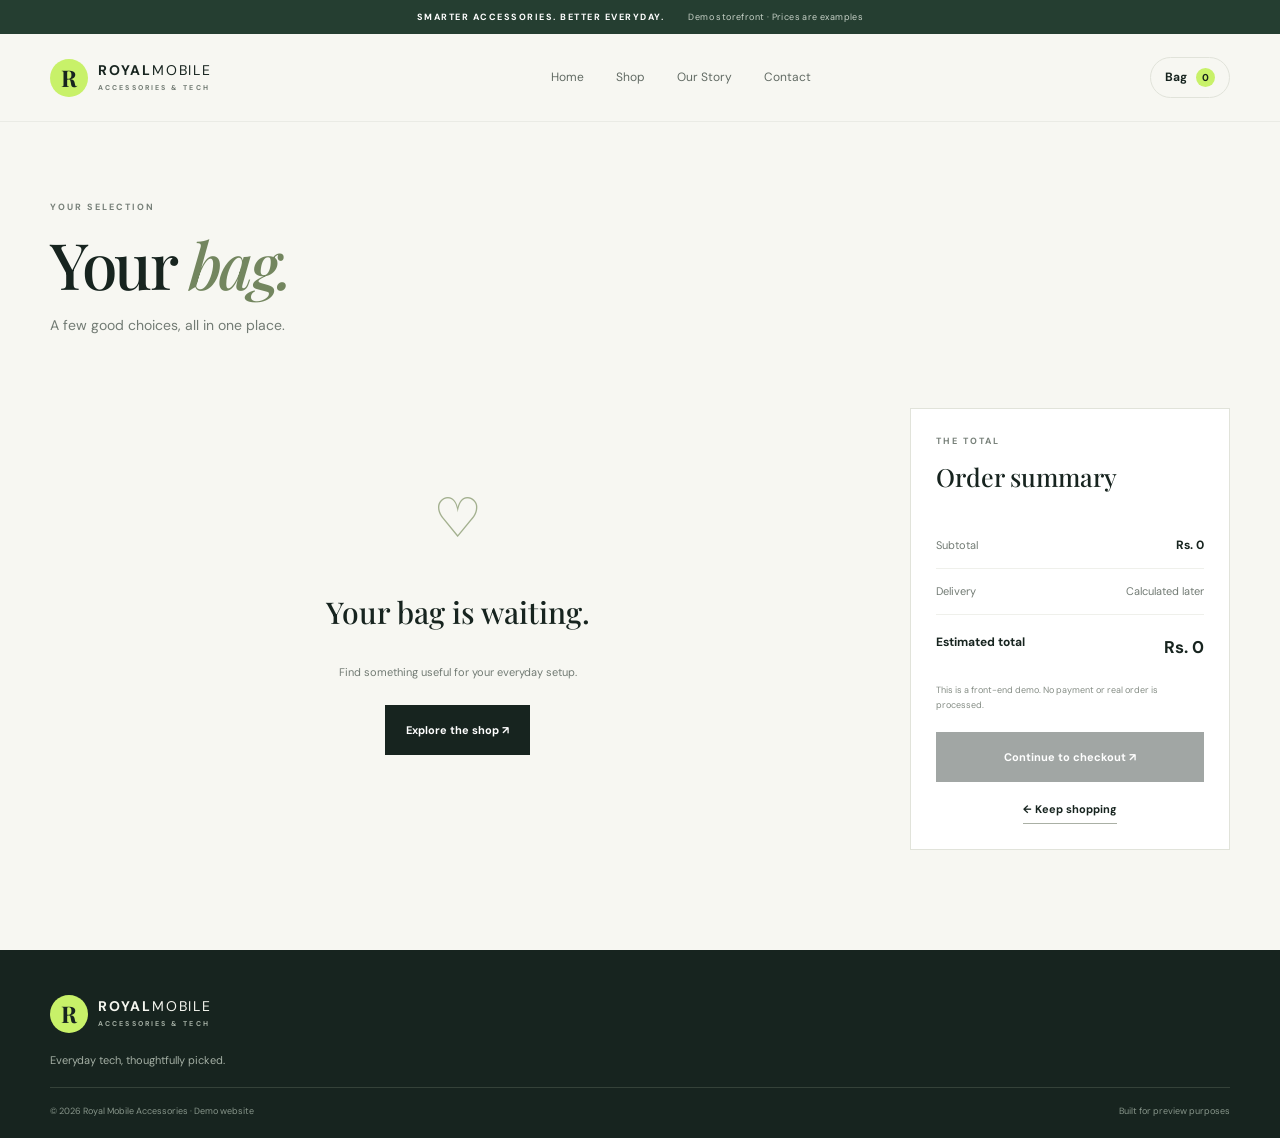
<file: cart.html>
<!DOCTYPE html><html lang="en"><head>
<!-- htmlaunch:enhanced:v2 -->
<link rel="icon" type="image/svg+xml" href="data:image/svg+xml;utf8,%3Csvg%20xmlns%3D%22http%3A%2F%2Fwww.w3.org%2F2000%2Fsvg%22%20width%3D%2264%22%20height%3D%2264%22%20viewBox%3D%220%200%2064%2064%22%3E%3Cdefs%3E%3ClinearGradient%20id%3D%22g%22%20x1%3D%220%22%20y1%3D%220%22%20x2%3D%221%22%20y2%3D%221%22%3E%3Cstop%20offset%3D%220%25%22%20stop-color%3D%22hsl(332%2C72%25%2C58%25)%22%2F%3E%3Cstop%20offset%3D%22100%25%22%20stop-color%3D%22hsl(2%2C72%25%2C44%25)%22%2F%3E%3C%2FlinearGradient%3E%3C%2Fdefs%3E%3Crect%20width%3D%2264%22%20height%3D%2264%22%20rx%3D%2214%22%20fill%3D%22url(%23g)%22%2F%3E%3Ctext%20x%3D%2232%22%20y%3D%2246%22%20text-anchor%3D%22middle%22%20font-family%3D%22ui-sans-serif%2Csystem-ui%2C-apple-system%2CSegoe%20UI%2Csans-serif%22%20font-size%3D%2238%22%20font-weight%3D%22800%22%20fill%3D%22%23ffffff%22%3EB%3C%2Ftext%3E%3C%2Fsvg%3E">
<meta name="theme-color" content="#14557b">
<meta name="description" content="Your Bag | Royal Mobile Accessories | deployed with HTMLaunch">
<link rel="canonical" href="https://muzzi-cloud.github.io/royal-mobile-accessories-tech-refined/">
<meta property="og:type" content="website">
<meta property="og:site_name" content="Your Bag | Royal Mobile Accessories">
<meta property="og:title" content="Your Bag | Royal Mobile Accessories">
<meta property="og:description" content="Your Bag | Royal Mobile Accessories | deployed with HTMLaunch">
<meta property="og:url" content="https://muzzi-cloud.github.io/royal-mobile-accessories-tech-refined/">
<meta property="og:locale" content="en_US">
<meta property="og:image" content="https://s.wordpress.com/mshots/v1/https%3A%2F%2Fmuzzi-cloud.github.io%2Froyal-mobile-accessories-tech-refined%2F?w=1200&h=630">
<meta property="og:image:alt" content="Your Bag | Royal Mobile Accessories">
<meta property="og:image:width" content="1200">
<meta property="og:image:height" content="630">
<meta name="twitter:card" content="summary_large_image">
<meta name="twitter:title" content="Your Bag | Royal Mobile Accessories">
<meta name="twitter:description" content="Your Bag | Royal Mobile Accessories | deployed with HTMLaunch">
<meta name="twitter:image" content="https://s.wordpress.com/mshots/v1/https%3A%2F%2Fmuzzi-cloud.github.io%2Froyal-mobile-accessories-tech-refined%2F?w=1200&h=630">
<meta name="twitter:image:alt" content="Your Bag | Royal Mobile Accessories">
<meta charset="UTF-8"><meta name="viewport" content="width=device-width, initial-scale=1.0"><title>Your Bag | Royal Mobile Accessories</title><link rel="stylesheet" href="style.css"></head><body><div class="announcement">SMARTER ACCESSORIES. BETTER EVERYDAY. <span>Demo storefront · Prices are examples</span></div><header class="site-header"><a class="brand" href="index.html"><span class="brand-mark">R</span><span>ROYAL<span class="brand-light">MOBILE</span><small>ACCESSORIES & TECH</small></span></a><button class="menu-toggle" aria-label="Open menu" onclick="document.querySelector('.nav').classList.toggle('open')">☰</button><nav class="nav"><a href="index.html">Home</a><a href="shop.html">Shop</a><a href="about.html">Our Story</a><a href="contact.html">Contact</a></nav><a class="cart-link active" href="cart.html">Bag <span class="cart-count">0</span></a></header>
<main><section class="page-hero container"><span class="eyebrow">YOUR SELECTION</span><h1>Your <em>bag.</em></h1><p>A few good choices, all in one place.</p></section><section class="cart-layout container"><div id="cart-items" class="cart-items"></div><aside class="order-summary" id="order-summary"><span class="eyebrow">THE TOTAL</span><h2>Order summary</h2><div class="summary-line"><span>Subtotal</span><strong id="cart-subtotal">Rs. 0</strong></div><div class="summary-line"><span>Delivery</span><span>Calculated later</span></div><div class="summary-line total-line"><span>Estimated total</span><strong id="cart-total">Rs. 0</strong></div><p class="summary-note">This is a front-end demo. No payment or real order is processed.</p><a class="btn btn-dark full-btn" id="checkout-link" href="checkout.html">Continue to checkout ↗</a><a class="text-link centered" href="shop.html">← Keep shopping</a></aside></section></main><footer class="footer"><a class="brand brand-footer" href="index.html"><span class="brand-mark">R</span><span>ROYAL<span class="brand-light">MOBILE</span><small>ACCESSORIES & TECH</small></span></a><p>Everyday tech, thoughtfully picked.</p><div class="footer-bottom"><span>© 2026 Royal Mobile Accessories · Demo website</span><span>Built for preview purposes</span></div></footer><div id="toast" class="toast" role="status"></div><script src="products.js"></script><script src="app.js"></script></body></html>
</file>
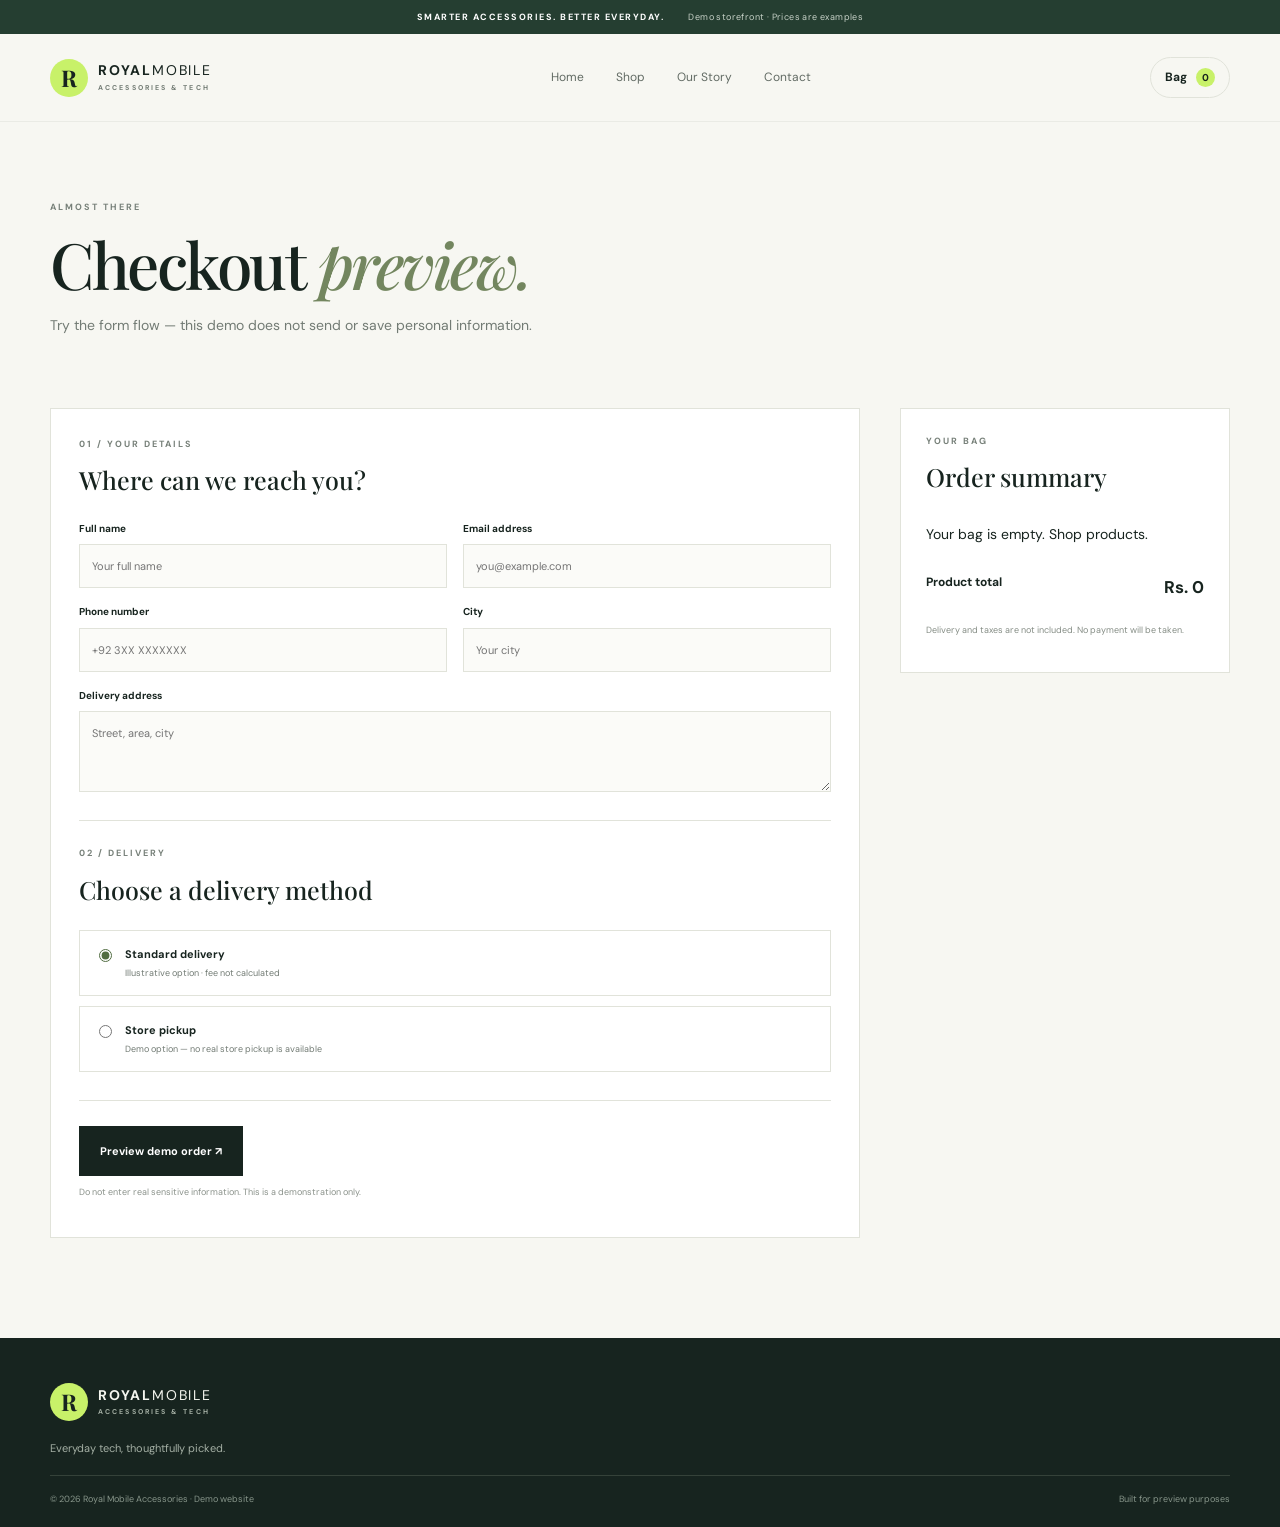
<file: checkout.html>
<!DOCTYPE html><html lang="en"><head>
<!-- htmlaunch:enhanced:v2 -->
<link rel="icon" type="image/svg+xml" href="data:image/svg+xml;utf8,%3Csvg%20xmlns%3D%22http%3A%2F%2Fwww.w3.org%2F2000%2Fsvg%22%20width%3D%2264%22%20height%3D%2264%22%20viewBox%3D%220%200%2064%2064%22%3E%3Cdefs%3E%3ClinearGradient%20id%3D%22g%22%20x1%3D%220%22%20y1%3D%220%22%20x2%3D%221%22%20y2%3D%221%22%3E%3Cstop%20offset%3D%220%25%22%20stop-color%3D%22hsl(134%2C72%25%2C58%25)%22%2F%3E%3Cstop%20offset%3D%22100%25%22%20stop-color%3D%22hsl(164%2C72%25%2C44%25)%22%2F%3E%3C%2FlinearGradient%3E%3C%2Fdefs%3E%3Crect%20width%3D%2264%22%20height%3D%2264%22%20rx%3D%2214%22%20fill%3D%22url(%23g)%22%2F%3E%3Ctext%20x%3D%2232%22%20y%3D%2246%22%20text-anchor%3D%22middle%22%20font-family%3D%22ui-sans-serif%2Csystem-ui%2C-apple-system%2CSegoe%20UI%2Csans-serif%22%20font-size%3D%2238%22%20font-weight%3D%22800%22%20fill%3D%22%23ffffff%22%3EC%3C%2Ftext%3E%3C%2Fsvg%3E">
<meta name="theme-color" content="#14557b">
<meta name="description" content="Checkout Demo | Royal Mobile Accessories | deployed with HTMLaunch">
<link rel="canonical" href="https://muzzi-cloud.github.io/royal-mobile-accessories-tech-refined/">
<meta property="og:type" content="website">
<meta property="og:site_name" content="Checkout Demo | Royal Mobile Accessories">
<meta property="og:title" content="Checkout Demo | Royal Mobile Accessories">
<meta property="og:description" content="Checkout Demo | Royal Mobile Accessories | deployed with HTMLaunch">
<meta property="og:url" content="https://muzzi-cloud.github.io/royal-mobile-accessories-tech-refined/">
<meta property="og:locale" content="en_US">
<meta property="og:image" content="https://s.wordpress.com/mshots/v1/https%3A%2F%2Fmuzzi-cloud.github.io%2Froyal-mobile-accessories-tech-refined%2F?w=1200&h=630">
<meta property="og:image:alt" content="Checkout Demo | Royal Mobile Accessories">
<meta property="og:image:width" content="1200">
<meta property="og:image:height" content="630">
<meta name="twitter:card" content="summary_large_image">
<meta name="twitter:title" content="Checkout Demo | Royal Mobile Accessories">
<meta name="twitter:description" content="Checkout Demo | Royal Mobile Accessories | deployed with HTMLaunch">
<meta name="twitter:image" content="https://s.wordpress.com/mshots/v1/https%3A%2F%2Fmuzzi-cloud.github.io%2Froyal-mobile-accessories-tech-refined%2F?w=1200&h=630">
<meta name="twitter:image:alt" content="Checkout Demo | Royal Mobile Accessories">
<meta charset="UTF-8"><meta name="viewport" content="width=device-width, initial-scale=1.0"><title>Checkout Demo | Royal Mobile Accessories</title><link rel="stylesheet" href="style.css"></head><body><div class="announcement">SMARTER ACCESSORIES. BETTER EVERYDAY. <span>Demo storefront · Prices are examples</span></div><header class="site-header"><a class="brand" href="index.html"><span class="brand-mark">R</span><span>ROYAL<span class="brand-light">MOBILE</span><small>ACCESSORIES & TECH</small></span></a><button class="menu-toggle" aria-label="Open menu" onclick="document.querySelector('.nav').classList.toggle('open')">☰</button><nav class="nav"><a href="index.html">Home</a><a href="shop.html">Shop</a><a href="about.html">Our Story</a><a href="contact.html">Contact</a></nav><a class="cart-link" href="cart.html">Bag <span class="cart-count">0</span></a></header>
<main><section class="page-hero container"><span class="eyebrow">ALMOST THERE</span><h1>Checkout <em>preview.</em></h1><p>Try the form flow — this demo does not send or save personal information.</p></section><section class="checkout-layout container"><form id="checkout-form" class="checkout-form"><div class="form-section"><span class="eyebrow">01 / YOUR DETAILS</span><h2>Where can we reach you?</h2><div class="form-grid"><label>Full name<input name="name" required placeholder="Your full name"></label><label>Email address<input type="email" name="email" required placeholder="you@example.com"></label><label>Phone number<input type="tel" name="phone" required placeholder="+92 3XX XXXXXXX"></label><label>City<input name="city" required placeholder="Your city"></label><label class="wide-field">Delivery address<textarea name="address" rows="3" required placeholder="Street, area, city"></textarea></label></div></div><div class="form-section"><span class="eyebrow">02 / DELIVERY</span><h2>Choose a delivery method</h2><label class="radio-option"><input type="radio" name="delivery" value="standard" checked> <span><b>Standard delivery</b><small>Illustrative option · fee not calculated</small></span></label><label class="radio-option"><input type="radio" name="delivery" value="pickup"> <span><b>Store pickup</b><small>Demo option — no real store pickup is available</small></span></label></div><button class="btn btn-dark" type="submit">Preview demo order ↗</button><p class="privacy-note">Do not enter real sensitive information. This is a demonstration only.</p></form><aside class="order-summary checkout-summary"><span class="eyebrow">YOUR BAG</span><h2>Order summary</h2><div id="checkout-items"></div><div class="summary-line total-line"><span>Product total</span><strong id="checkout-total">Rs. 0</strong></div><p class="summary-note">Delivery and taxes are not included. No payment will be taken.</p></aside></section><div id="checkout-result" class="demo-result container" hidden></div></main><footer class="footer"><a class="brand brand-footer" href="index.html"><span class="brand-mark">R</span><span>ROYAL<span class="brand-light">MOBILE</span><small>ACCESSORIES & TECH</small></span></a><p>Everyday tech, thoughtfully picked.</p><div class="footer-bottom"><span>© 2026 Royal Mobile Accessories · Demo website</span><span>Built for preview purposes</span></div></footer><script src="products.js"></script><script src="app.js"></script></body></html>
</file>
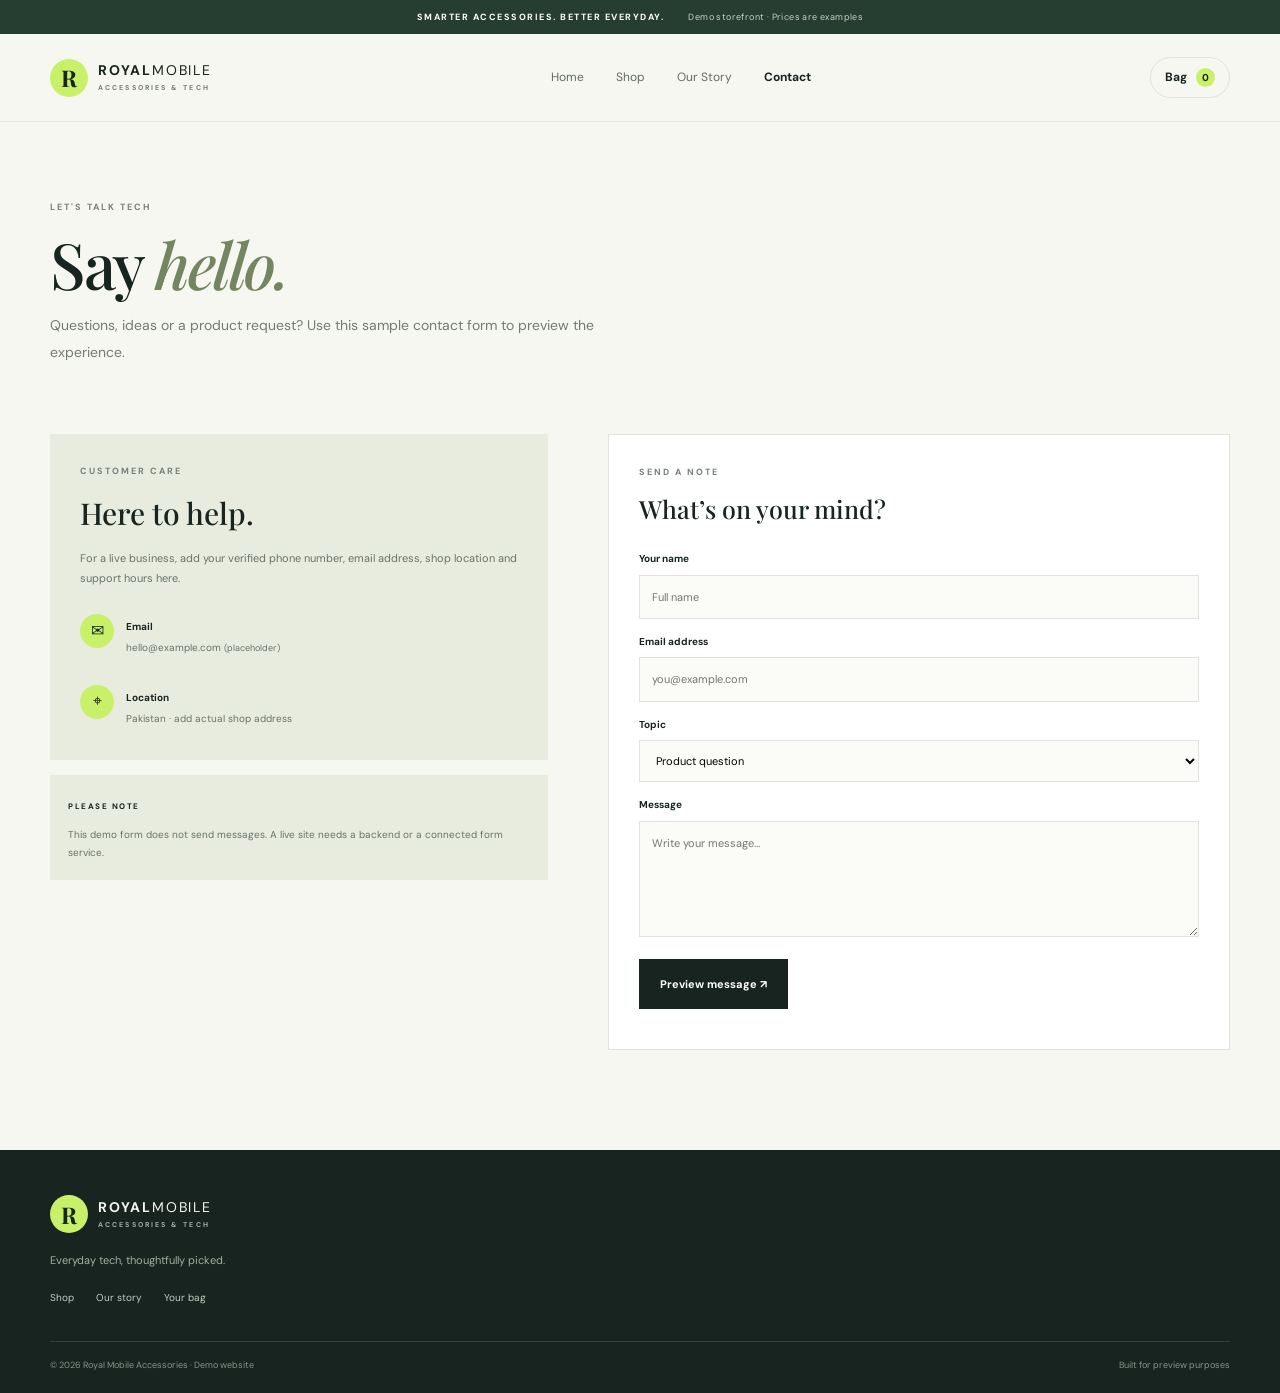
<file: contact.html>
<!DOCTYPE html><html lang="en"><head>
<!-- htmlaunch:enhanced:v2 -->
<link rel="icon" type="image/svg+xml" href="data:image/svg+xml;utf8,%3Csvg%20xmlns%3D%22http%3A%2F%2Fwww.w3.org%2F2000%2Fsvg%22%20width%3D%2264%22%20height%3D%2264%22%20viewBox%3D%220%200%2064%2064%22%3E%3Cdefs%3E%3ClinearGradient%20id%3D%22g%22%20x1%3D%220%22%20y1%3D%220%22%20x2%3D%221%22%20y2%3D%221%22%3E%3Cstop%20offset%3D%220%25%22%20stop-color%3D%22hsl(1%2C72%25%2C58%25)%22%2F%3E%3Cstop%20offset%3D%22100%25%22%20stop-color%3D%22hsl(31%2C72%25%2C44%25)%22%2F%3E%3C%2FlinearGradient%3E%3C%2Fdefs%3E%3Crect%20width%3D%2264%22%20height%3D%2264%22%20rx%3D%2214%22%20fill%3D%22url(%23g)%22%2F%3E%3Ctext%20x%3D%2232%22%20y%3D%2246%22%20text-anchor%3D%22middle%22%20font-family%3D%22ui-sans-serif%2Csystem-ui%2C-apple-system%2CSegoe%20UI%2Csans-serif%22%20font-size%3D%2238%22%20font-weight%3D%22800%22%20fill%3D%22%23ffffff%22%3EC%3C%2Ftext%3E%3C%2Fsvg%3E">
<meta name="theme-color" content="#14557b">
<meta name="description" content="Contact | Royal Mobile Accessories | deployed with HTMLaunch">
<link rel="canonical" href="https://muzzi-cloud.github.io/royal-mobile-accessories-tech-refined/">
<meta property="og:type" content="website">
<meta property="og:site_name" content="Contact | Royal Mobile Accessories">
<meta property="og:title" content="Contact | Royal Mobile Accessories">
<meta property="og:description" content="Contact | Royal Mobile Accessories | deployed with HTMLaunch">
<meta property="og:url" content="https://muzzi-cloud.github.io/royal-mobile-accessories-tech-refined/">
<meta property="og:locale" content="en_US">
<meta property="og:image" content="https://s.wordpress.com/mshots/v1/https%3A%2F%2Fmuzzi-cloud.github.io%2Froyal-mobile-accessories-tech-refined%2F?w=1200&h=630">
<meta property="og:image:alt" content="Contact | Royal Mobile Accessories">
<meta property="og:image:width" content="1200">
<meta property="og:image:height" content="630">
<meta name="twitter:card" content="summary_large_image">
<meta name="twitter:title" content="Contact | Royal Mobile Accessories">
<meta name="twitter:description" content="Contact | Royal Mobile Accessories | deployed with HTMLaunch">
<meta name="twitter:image" content="https://s.wordpress.com/mshots/v1/https%3A%2F%2Fmuzzi-cloud.github.io%2Froyal-mobile-accessories-tech-refined%2F?w=1200&h=630">
<meta name="twitter:image:alt" content="Contact | Royal Mobile Accessories">
<meta charset="UTF-8"><meta name="viewport" content="width=device-width, initial-scale=1.0"><title>Contact | Royal Mobile Accessories</title><link rel="stylesheet" href="style.css"></head><body><div class="announcement">SMARTER ACCESSORIES. BETTER EVERYDAY. <span>Demo storefront · Prices are examples</span></div><header class="site-header"><a class="brand" href="index.html"><span class="brand-mark">R</span><span>ROYAL<span class="brand-light">MOBILE</span><small>ACCESSORIES & TECH</small></span></a><button class="menu-toggle" aria-label="Open menu" onclick="document.querySelector('.nav').classList.toggle('open')">☰</button><nav class="nav"><a href="index.html">Home</a><a href="shop.html">Shop</a><a href="about.html">Our Story</a><a class="active" href="contact.html">Contact</a></nav><a class="cart-link" href="cart.html">Bag <span class="cart-count">0</span></a></header><main><section class="page-hero container"><span class="eyebrow">LET'S TALK TECH</span><h1>Say <em>hello.</em></h1><p>Questions, ideas or a product request? Use this sample contact form to preview the experience.</p></section><section class="contact-layout container"><div class="contact-copy"><div class="contact-card"><span class="eyebrow">CUSTOMER CARE</span><h2>Here to help.</h2><p>For a live business, add your verified phone number, email address, shop location and support hours here.</p><div class="contact-detail"><span>✉</span><div><b>Email</b><p>hello@example.com <small>(placeholder)</small></p></div></div><div class="contact-detail"><span>⌖</span><div><b>Location</b><p>Pakistan · add actual shop address</p></div></div></div><div class="sidebar-note"><b>PLEASE NOTE</b><p>This demo form does not send messages. A live site needs a backend or a connected form service.</p></div></div><form class="contact-form" id="contact-form"><span class="eyebrow">SEND A NOTE</span><h2>What’s on your mind?</h2><label>Your name<input required name="name" placeholder="Full name"></label><label>Email address<input required type="email" name="email" placeholder="you@example.com"></label><label>Topic<select name="topic"><option>Product question</option><option>Order support</option><option>Partnership</option><option>Something else</option></select></label><label>Message<textarea required name="message" rows="5" placeholder="Write your message…"></textarea></label><button class="btn btn-dark" type="submit">Preview message ↗</button><p id="contact-result" class="form-result" role="status"></p></form></section></main><footer class="footer"><a class="brand brand-footer" href="index.html"><span class="brand-mark">R</span><span>ROYAL<span class="brand-light">MOBILE</span><small>ACCESSORIES & TECH</small></span></a><p>Everyday tech, thoughtfully picked.</p><div class="footer-links"><a href="shop.html">Shop</a><a href="about.html">Our story</a><a href="cart.html">Your bag</a></div><div class="footer-bottom"><span>© 2026 Royal Mobile Accessories · Demo website</span><span>Built for preview purposes</span></div></footer><script src="products.js"></script><script src="app.js"></script></body></html>
</file>
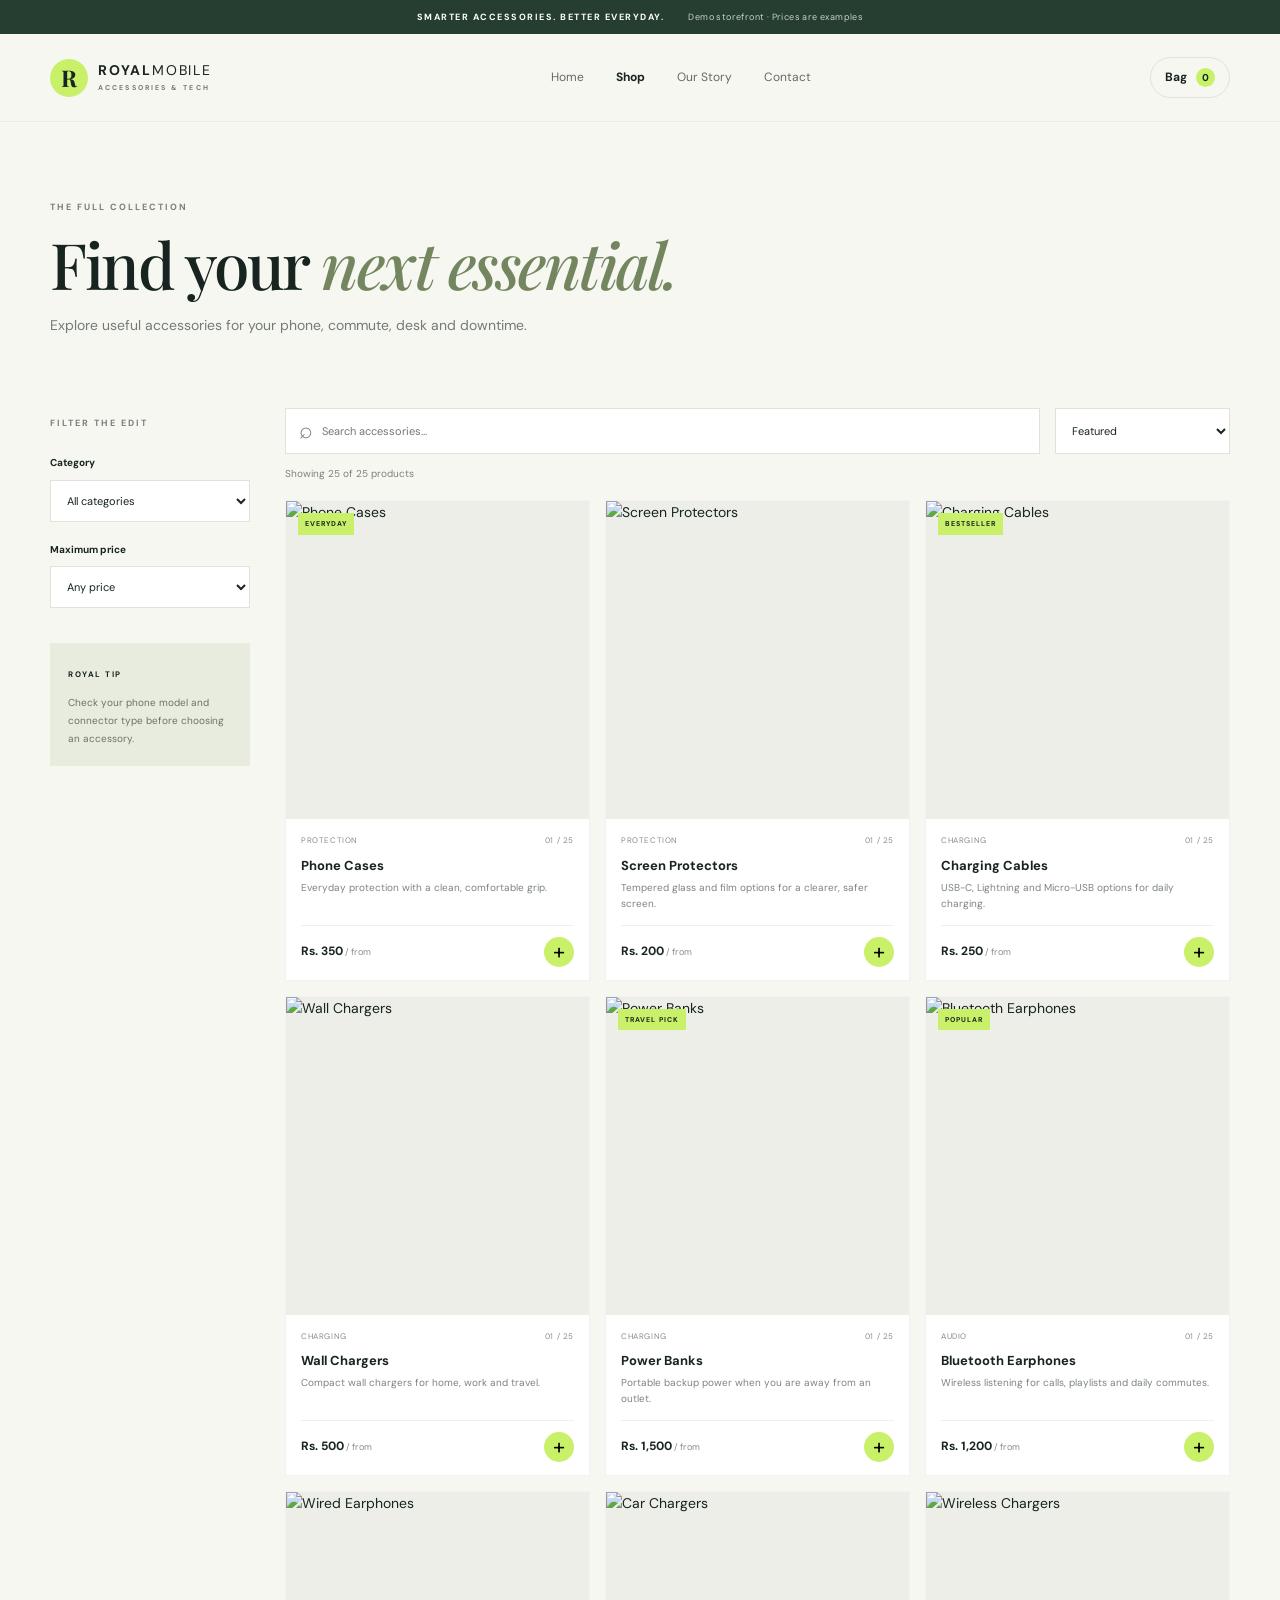
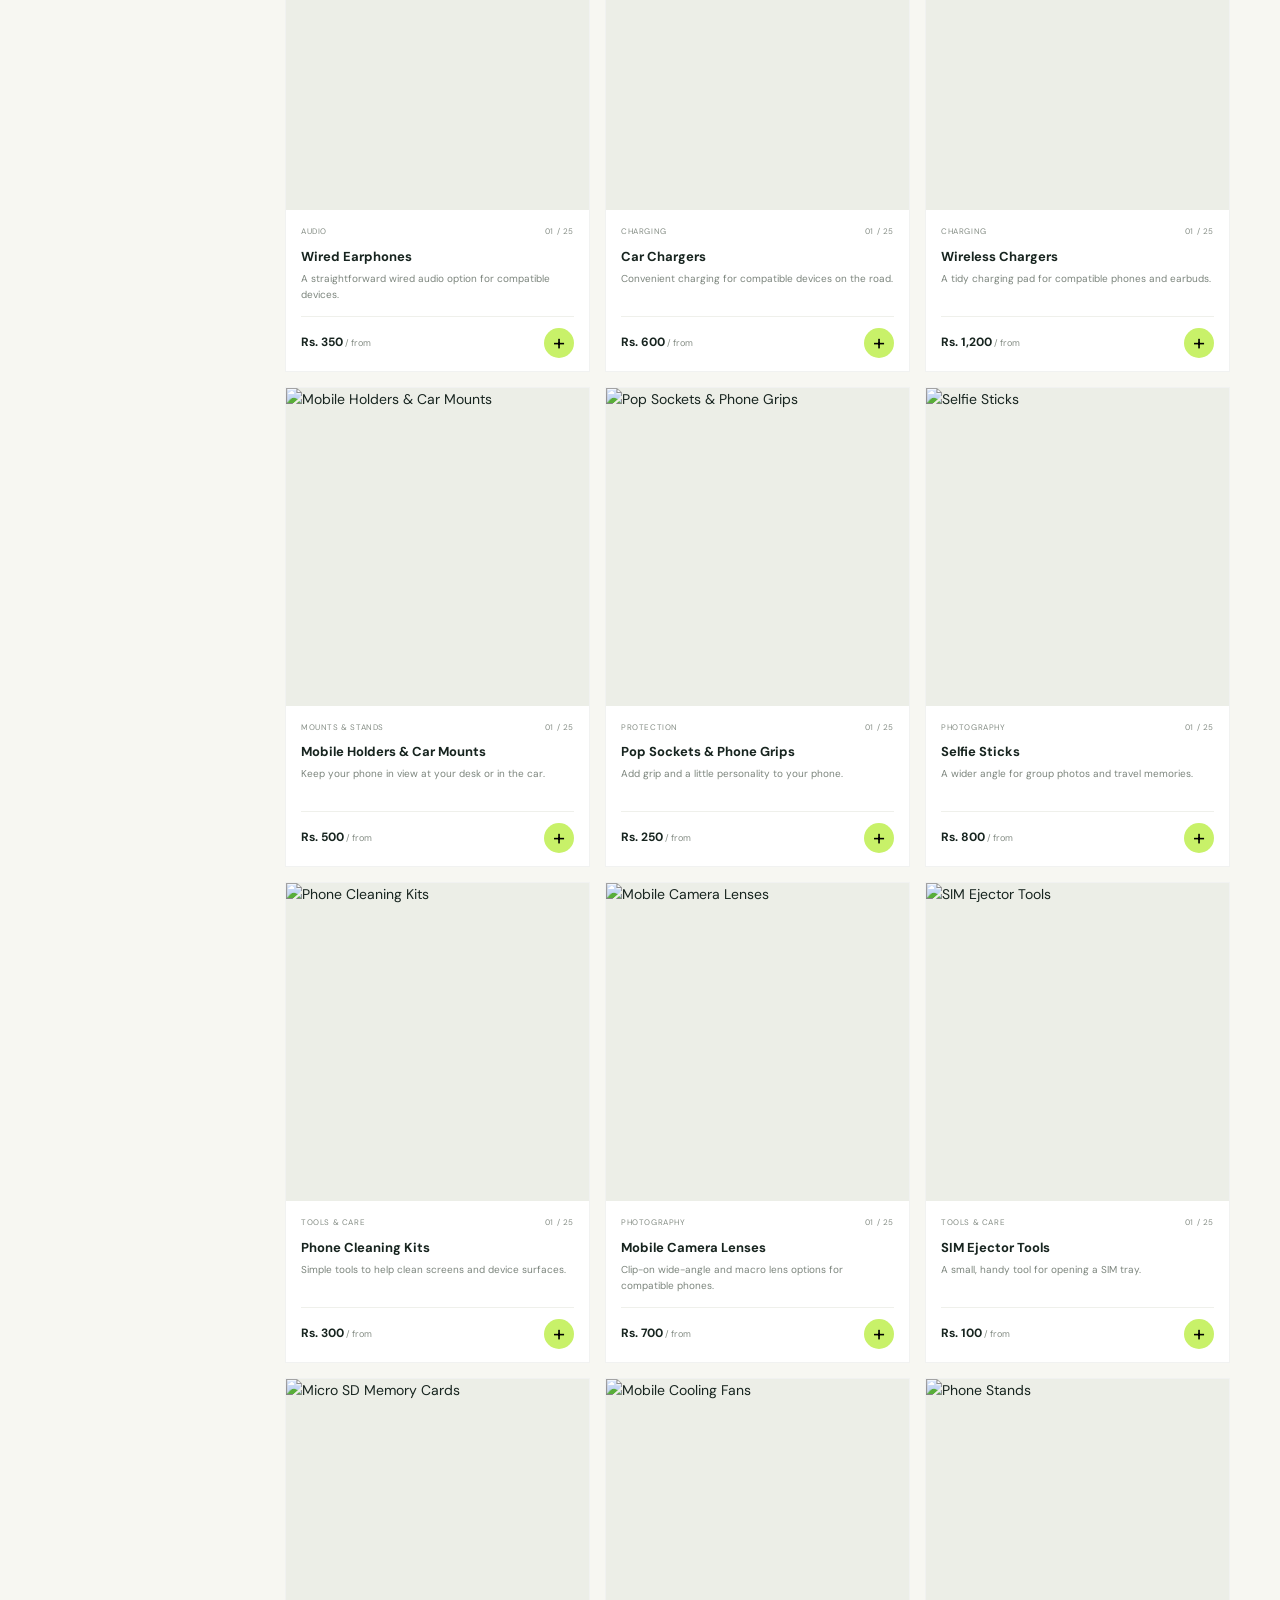
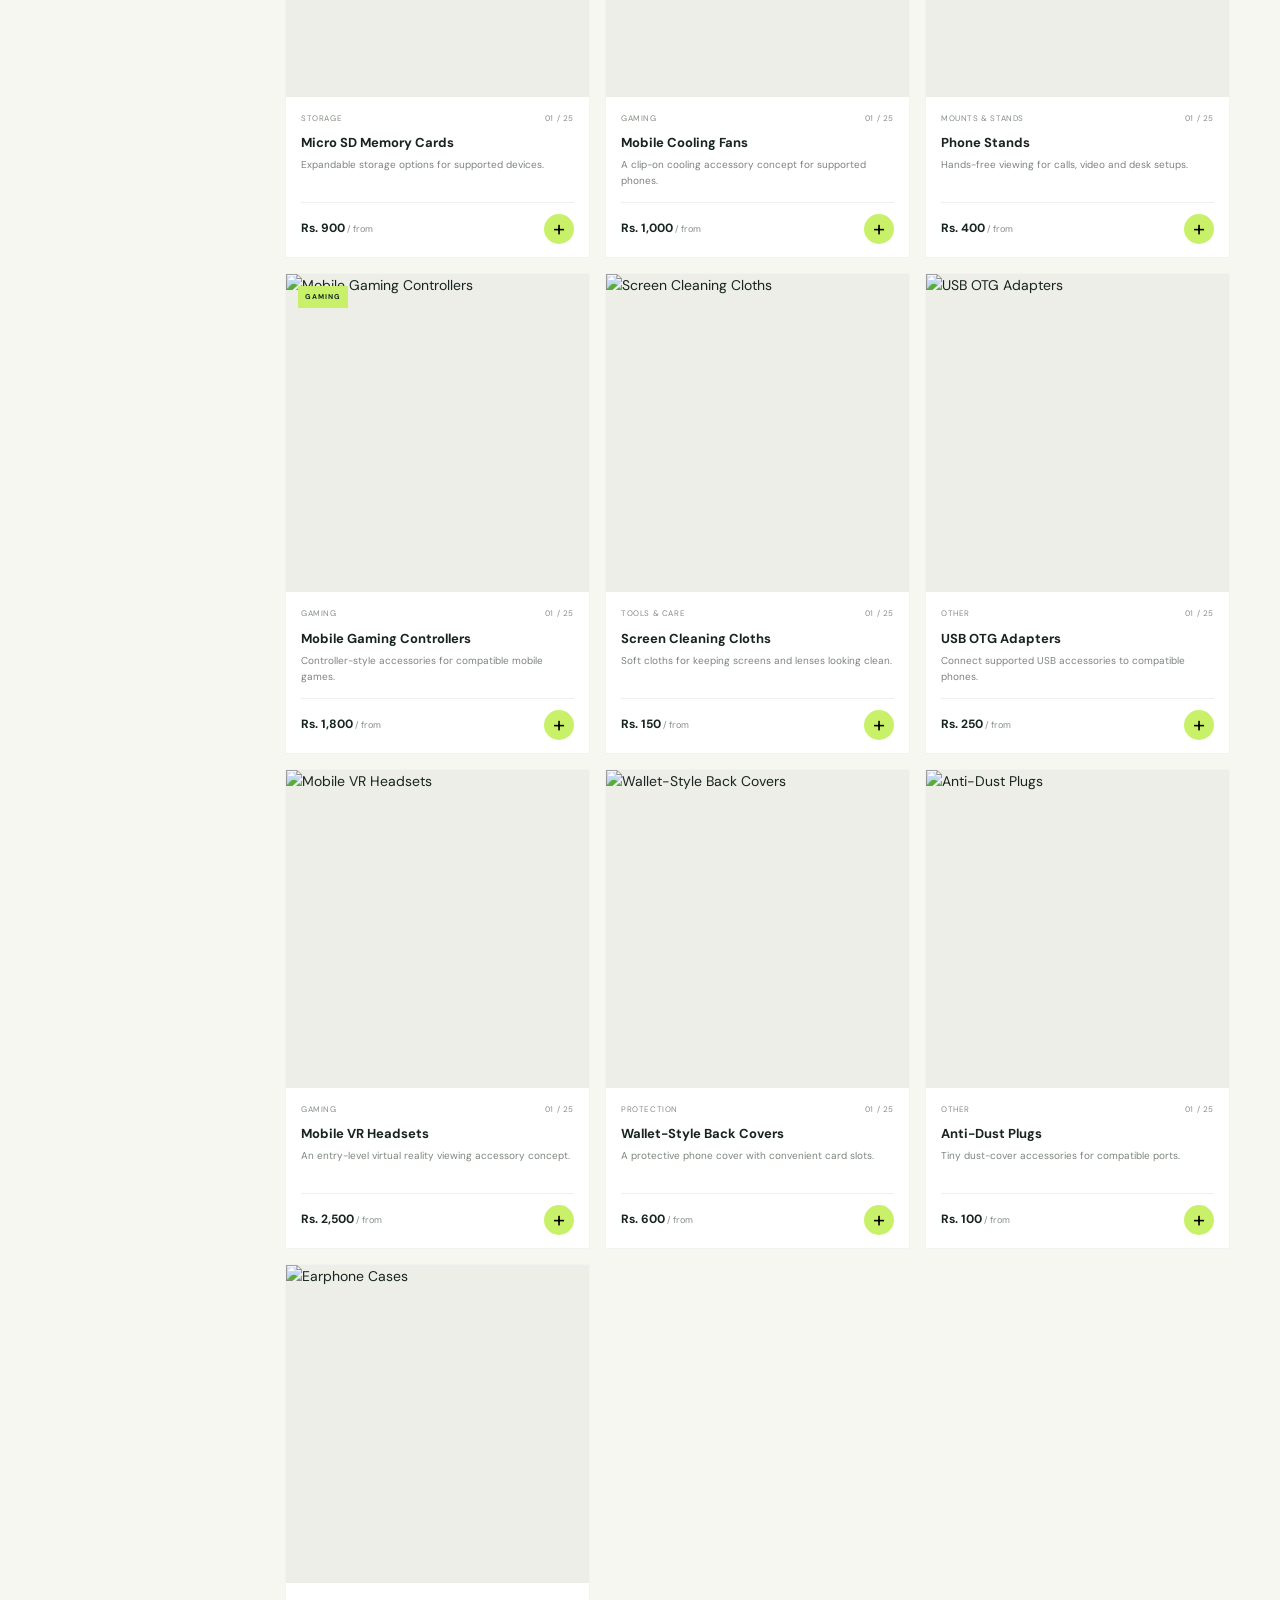
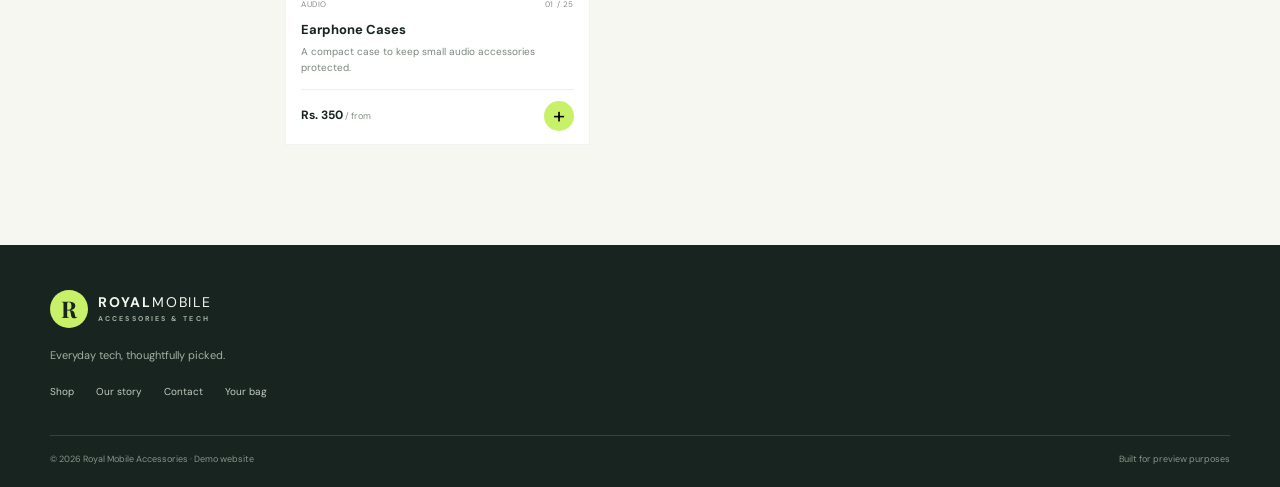
<file: shop.html>
<!DOCTYPE html><html lang="en"><head>
<!-- htmlaunch:enhanced:v2 -->
<link rel="icon" type="image/svg+xml" href="data:image/svg+xml;utf8,%3Csvg%20xmlns%3D%22http%3A%2F%2Fwww.w3.org%2F2000%2Fsvg%22%20width%3D%2264%22%20height%3D%2264%22%20viewBox%3D%220%200%2064%2064%22%3E%3Cdefs%3E%3ClinearGradient%20id%3D%22g%22%20x1%3D%220%22%20y1%3D%220%22%20x2%3D%221%22%20y2%3D%221%22%3E%3Cstop%20offset%3D%220%25%22%20stop-color%3D%22hsl(40%2C72%25%2C58%25)%22%2F%3E%3Cstop%20offset%3D%22100%25%22%20stop-color%3D%22hsl(70%2C72%25%2C44%25)%22%2F%3E%3C%2FlinearGradient%3E%3C%2Fdefs%3E%3Crect%20width%3D%2264%22%20height%3D%2264%22%20rx%3D%2214%22%20fill%3D%22url(%23g)%22%2F%3E%3Ctext%20x%3D%2232%22%20y%3D%2246%22%20text-anchor%3D%22middle%22%20font-family%3D%22ui-sans-serif%2Csystem-ui%2C-apple-system%2CSegoe%20UI%2Csans-serif%22%20font-size%3D%2238%22%20font-weight%3D%22800%22%20fill%3D%22%23ffffff%22%3ES%3C%2Ftext%3E%3C%2Fsvg%3E">
<meta name="theme-color" content="#14557b">
<meta name="description" content="Shop the Collection | Royal Mobile Accessories | deployed with HTMLaunch">
<link rel="canonical" href="https://muzzi-cloud.github.io/royal-mobile-accessories-tech-refined/">
<meta property="og:type" content="website">
<meta property="og:site_name" content="Shop the Collection | Royal Mobile Accessories">
<meta property="og:title" content="Shop the Collection | Royal Mobile Accessories">
<meta property="og:description" content="Shop the Collection | Royal Mobile Accessories | deployed with HTMLaunch">
<meta property="og:url" content="https://muzzi-cloud.github.io/royal-mobile-accessories-tech-refined/">
<meta property="og:locale" content="en_US">
<meta property="og:image" content="https://s.wordpress.com/mshots/v1/https%3A%2F%2Fmuzzi-cloud.github.io%2Froyal-mobile-accessories-tech-refined%2F?w=1200&h=630">
<meta property="og:image:alt" content="Shop the Collection | Royal Mobile Accessories">
<meta property="og:image:width" content="1200">
<meta property="og:image:height" content="630">
<meta name="twitter:card" content="summary_large_image">
<meta name="twitter:title" content="Shop the Collection | Royal Mobile Accessories">
<meta name="twitter:description" content="Shop the Collection | Royal Mobile Accessories | deployed with HTMLaunch">
<meta name="twitter:image" content="https://s.wordpress.com/mshots/v1/https%3A%2F%2Fmuzzi-cloud.github.io%2Froyal-mobile-accessories-tech-refined%2F?w=1200&h=630">
<meta name="twitter:image:alt" content="Shop the Collection | Royal Mobile Accessories">
<meta charset="UTF-8"><meta name="viewport" content="width=device-width, initial-scale=1.0"><title>Shop the Collection | Royal Mobile Accessories</title><link rel="stylesheet" href="style.css"></head><body>
<div class="announcement">SMARTER ACCESSORIES. BETTER EVERYDAY. <span>Demo storefront · Prices are examples</span></div><header class="site-header"><a class="brand" href="index.html"><span class="brand-mark">R</span><span>ROYAL<span class="brand-light">MOBILE</span><small>ACCESSORIES & TECH</small></span></a><button class="menu-toggle" aria-label="Open menu" onclick="document.querySelector('.nav').classList.toggle('open')">☰</button><nav class="nav"><a href="index.html">Home</a><a class="active" href="shop.html">Shop</a><a href="about.html">Our Story</a><a href="contact.html">Contact</a></nav><a class="cart-link" href="cart.html">Bag <span class="cart-count">0</span></a></header>
<main><section class="page-hero container"><span class="eyebrow">THE FULL COLLECTION</span><h1>Find your <em>next essential.</em></h1><p>Explore useful accessories for your phone, commute, desk and downtime.</p></section>
<section class="shop-layout container"><aside class="shop-sidebar"><span class="eyebrow">FILTER THE EDIT</span><label class="field-label" for="category-filter">Category</label><select id="category-filter"><option value="All">All categories</option><option>Protection</option><option>Charging</option><option>Audio</option><option>Mounts & Stands</option><option>Tools & Care</option><option>Storage</option><option>Gaming</option><option>Photography</option><option>Other</option></select><label class="field-label" for="price-filter">Maximum price</label><select id="price-filter"><option value="999999">Any price</option><option value="500">Up to Rs. 500</option><option value="1000">Up to Rs. 1,000</option><option value="2000">Up to Rs. 2,000</option><option value="3000">Up to Rs. 3,000</option></select><div class="sidebar-note"><b>ROYAL TIP</b><p>Check your phone model and connector type before choosing an accessory.</p></div></aside><div class="shop-main"><div class="shop-toolbar"><label class="searchbox"><span>⌕</span><input id="product-search" type="search" placeholder="Search accessories…" aria-label="Search products"></label><select id="sort-products" aria-label="Sort products"><option value="featured">Featured</option><option value="low">Price: low to high</option><option value="high">Price: high to low</option><option value="az">Name: A–Z</option></select></div><p class="result-count" id="result-count"></p><div id="shop-products" class="product-grid shop-product-grid"></div><div id="empty-state" class="empty-state" hidden><h3>No products found</h3><p>Try a different search or category.</p><button class="btn btn-outline" onclick="resetShop()">Reset filters</button></div></div></section></main>
<footer class="footer"><a class="brand brand-footer" href="index.html"><span class="brand-mark">R</span><span>ROYAL<span class="brand-light">MOBILE</span><small>ACCESSORIES & TECH</small></span></a><p>Everyday tech, thoughtfully picked.</p><div class="footer-links"><a href="shop.html">Shop</a><a href="about.html">Our story</a><a href="contact.html">Contact</a><a href="cart.html">Your bag</a></div><div class="footer-bottom"><span>© 2026 Royal Mobile Accessories · Demo website</span><span>Built for preview purposes</span></div></footer><div id="toast" class="toast" role="status"></div><script src="products.js"></script><script src="app.js"></script></body></html>
</file>
<file: style.css>
@import url('https://fonts.googleapis.com/css2?family=DM+Sans:wght@400;500;600;700&family=Playfair+Display:ital,wght@0,500;0,600;0,700;1,500;1,600&display=swap');
:root{--ink:#17241f;--muted:#727b74;--paper:#f7f7f2;--cream:#efefe6;--green:#c8f169;--green-dark:#253e31;--line:#e1e3da;--white:#fff;--serif:'Playfair Display',Georgia,serif;--sans:'DM Sans',Arial,sans-serif;--shadow:0 18px 45px rgba(22,37,29,.08)}
*{box-sizing:border-box}html{scroll-behavior:smooth}body{margin:0;background:var(--paper);color:var(--ink);font-family:var(--sans);font-size:14px;line-height:1.65}a{color:inherit;text-decoration:none}button,input,select,textarea{font:inherit}button,a,select{ -webkit-tap-highlight-color:transparent}button{cursor:pointer}.container{width:min(1180px,calc(100% - 56px));margin-inline:auto}.announcement{height:34px;background:var(--green-dark);color:#fff;display:flex;align-items:center;justify-content:center;gap:24px;font-size:9px;letter-spacing:1.5px;font-weight:700}.announcement span{color:#c8d2c8;font-weight:400;letter-spacing:.4px}.site-header{height:88px;padding:0 max(28px,calc((100% - 1180px)/2));display:flex;align-items:center;justify-content:space-between;gap:30px;background:var(--paper);border-bottom:1px solid rgba(23,36,31,.06);position:relative;z-index:5}.brand{display:flex;align-items:center;gap:10px;font-weight:700;font-size:14px;letter-spacing:1.8px;line-height:1.1;white-space:nowrap}.brand-mark{display:grid;place-items:center;width:38px;height:38px;border-radius:50%;background:var(--green);font-family:var(--serif);font-size:23px;letter-spacing:0}.brand-light{font-weight:400}.brand small{display:block;font-size:7px;letter-spacing:2.1px;color:var(--muted);margin-top:5px}.nav{display:flex;align-items:center;gap:32px}.nav a{font-size:12px;color:#626b64;transition:color .2s}.nav a:hover,.nav a.active{color:var(--ink);font-weight:700}.cart-link{font-size:12px;font-weight:700;border:1px solid var(--line);padding:10px 14px;border-radius:30px;white-space:nowrap}.cart-count{display:inline-grid;place-items:center;min-width:19px;height:19px;margin-left:6px;border-radius:50%;background:var(--green);font-size:10px}.menu-toggle{display:none;background:none;border:0;font-size:24px}
.hero{min-height:550px;display:grid;grid-template-columns:1fr 1fr;align-items:center;overflow:hidden}.hero-copy{padding:70px 0 70px max(28px,calc((100vw - 1180px)/2));padding-right:35px}.eyebrow{font-size:9px;letter-spacing:2px;font-weight:700;color:#778079;display:block}.hero h1,.page-hero h1{font-family:var(--serif);font-weight:500;font-size:clamp(46px,5.5vw,76px);letter-spacing:-2.5px;line-height:1.08;margin:20px 0}.hero h1 em,.page-hero h1 em,.section-heading h2 em,.manifesto h2 em{color:#73865f;font-weight:500}.hero-copy>p,.page-hero>p{font-size:14px;color:var(--muted);max-width:400px;line-height:1.9}.hero-actions{display:flex;align-items:center;gap:25px;margin-top:30px}.btn{display:inline-flex;align-items:center;justify-content:center;gap:22px;border:1px solid transparent;padding:15px 20px;font-size:11px;font-weight:700;transition:transform .2s,background .2s;cursor:pointer}.btn:hover{transform:translateY(-2px)}.btn-dark{background:var(--ink);color:white}.btn-dark:hover{background:#30473a}.btn-dark span{font-size:17px}.btn-outline{border-color:#cdd2c7;background:transparent}.text-link{font-size:11px;font-weight:700;border-bottom:1px solid #aab0a5;padding-bottom:4px}.hero-note{display:flex;align-items:center;gap:8px;font-size:10px;color:var(--muted);margin-top:38px}.status-dot{width:7px;height:7px;background:#83a747;border-radius:50%}.hero-art{position:relative;min-height:550px;height:100%;background:#e9ebdf;display:grid;place-items:center;overflow:hidden}.hero-orbit{position:absolute;border:1px solid rgba(55,76,58,.17);border-radius:50%;width:430px;height:430px}.orbit-two{width:320px;height:320px}.hero-product{width:72%;height:68%;position:relative;z-index:1;transform:rotate(-5deg);box-shadow:25px 30px 0 rgba(38,57,43,.08);overflow:hidden;background:#d6d9ca}.hero-product img{width:100%;height:100%;object-fit:cover;filter:saturate(.8)}.hero-chip{position:absolute;z-index:2;font-size:8px;letter-spacing:1.4px;background:var(--paper);padding:9px 12px}.chip-a{top:18%;left:8%}.chip-b{bottom:17%;right:8%}.hero-sticker{position:absolute;right:8%;top:15%;z-index:2;background:var(--green);border-radius:50%;width:92px;height:92px;display:grid;place-content:center;text-align:center;font-size:9px;line-height:1.3;letter-spacing:1px;transform:rotate(10deg)}.hero-sticker b{font-size:7px;margin-top:5px}
.trust-strip{display:grid;grid-template-columns:repeat(4,1fr);padding:25px max(28px,calc((100% - 1180px)/2));border-block:1px solid var(--line);gap:18px}.trust-strip div{display:flex;align-items:center;gap:12px}.trust-strip strong{font-family:var(--serif);font-size:24px;color:#9ba58d;font-weight:500}.trust-strip span{font-size:10px;color:#606a62}.section{padding-top:95px;padding-bottom:90px}.section-heading{display:flex;justify-content:space-between;align-items:end;margin-bottom:32px}.section-heading h2,.manifesto h2{font-family:var(--serif);font-size:42px;line-height:1.2;letter-spacing:-1px;font-weight:500;margin:10px 0 0}.category-grid{display:grid;grid-template-columns:repeat(3,1fr);gap:16px}.category-card{min-height:300px;padding:25px;position:relative;overflow:hidden;transition:transform .25s}.category-card:hover{transform:translateY(-4px)}.category-power{background:#dbe7c9}.category-sound{background:#e7e0d8}.category-protect{background:#e1e5e0}.category-number{font-size:8px;letter-spacing:1.6px;font-weight:700}.category-symbol{font-family:var(--serif);font-size:90px;position:absolute;right:25px;top:30px;color:rgba(31,51,38,.17)}.category-card h3{font-family:var(--serif);font-size:28px;font-weight:500;margin:95px 0 3px}.category-card p{font-size:11px;color:#677068}.round-arrow{position:absolute;right:22px;bottom:22px;width:35px;height:35px;display:grid;place-items:center;border:1px solid rgba(30,48,35,.3);border-radius:50%;font-size:16px}.featured-section{background:#eff0e9}.product-grid{display:grid;grid-template-columns:repeat(4,minmax(0,1fr));gap:18px}.product-card{min-width:0;background:#fff;border:1px solid rgba(24,38,29,.06);transition:box-shadow .25s,transform .25s}.product-card:hover{box-shadow:var(--shadow);transform:translateY(-3px)}.product-image{display:block;position:relative;aspect-ratio:1/1.05;background:#eceee7;overflow:hidden}.product-image img{width:100%;height:100%;object-fit:cover;transition:transform .5s;display:block}.product-card:hover .product-image img{transform:scale(1.04)}.product-tag{position:absolute;top:12px;left:12px;background:var(--green);padding:5px 7px;font-size:7px;font-weight:700;letter-spacing:1px}.quick-view{position:absolute;bottom:10px;left:10px;right:10px;background:rgba(255,255,255,.92);padding:8px;text-align:center;font-size:8px;letter-spacing:1px;opacity:0;transform:translateY(5px);transition:.2s}.product-card:hover .quick-view{opacity:1;transform:translateY(0)}.product-info{padding:15px 15px 13px}.product-meta{display:flex;justify-content:space-between;font-size:8px;color:#858d85;letter-spacing:.6px;text-transform:uppercase}.product-info h3{font-size:13px;margin:9px 0 5px;line-height:1.4}.product-desc{font-size:10px;color:#7c857d;line-height:1.6;min-height:32px;margin:0}.product-bottom{display:flex;align-items:center;justify-content:space-between;margin-top:13px;border-top:1px solid #eff0eb;padding-top:11px}.product-bottom strong{font-size:12px}.product-bottom small{font-size:9px;color:#858d85;font-weight:400}.add-btn{border:0;background:var(--green);width:30px;height:30px;font-size:22px;line-height:1;border-radius:50%;transition:transform .2s}.add-btn:hover{transform:rotate(90deg)}
.manifesto{display:grid;grid-template-columns:1fr 1fr;gap:90px;align-items:center;padding-top:100px;padding-bottom:100px}.manifesto-art{height:330px;background:#e5e9dd;display:grid;place-items:center;position:relative}.manifesto-circle{width:205px;height:205px;border:1px solid #87977b;border-radius:50%;display:grid;place-items:center;font-family:var(--serif);font-size:100px;color:#344a38;position:relative}.manifesto-circle span{font-family:var(--sans);font-size:12px;position:absolute;right:38px;top:38px}.manifesto-caption{position:absolute;bottom:22px;left:22px;font-size:8px;letter-spacing:1.8px}.manifesto-copy p{color:var(--muted);font-size:12px;line-height:1.9;max-width:410px;margin:22px 0}.manifesto-copy .btn{margin-top:8px}.newsletter{background:var(--green);padding:48px max(28px,calc((100% - 1180px)/2));display:grid;grid-template-columns:1fr 1fr;align-items:center;gap:20px;position:relative}.newsletter h2{font-family:var(--serif);font-weight:500;font-size:30px;margin:8px 0}.newsletter p{margin:0;font-size:11px;color:#4e5d46}.newsletter form{display:flex;gap:8px}.newsletter input{min-width:0;flex:1;background:rgba(255,255,255,.6);border:1px solid rgba(35,54,38,.15);padding:14px;font-size:11px;outline:none}.newsletter small{position:absolute;bottom:13px;right:max(28px,calc((100% - 1180px)/2));font-size:8px;color:#526248}.footer{padding:45px max(28px,calc((100% - 1180px)/2)) 20px;background:#17241f;color:#f5f6ef}.brand-footer .brand-mark{color:var(--ink)}.brand-footer small{color:#a4afa4}.footer>p{color:#a4afa4;font-size:11px;margin:18px 0}.footer-links{display:flex;gap:22px;margin:20px 0 35px}.footer-links a{font-size:10px;color:#c4ccc3}.footer-bottom{border-top:1px solid #354239;padding-top:16px;display:flex;justify-content:space-between;font-size:9px;color:#87958a}
.page-hero{padding-top:78px;padding-bottom:55px}.page-hero h1{font-size:clamp(44px,5vw,66px);margin:14px 0}.page-hero>p{max-width:550px}.shop-layout{display:grid;grid-template-columns:200px 1fr;gap:35px;padding-bottom:100px}.shop-sidebar{padding-top:8px}.shop-sidebar>.eyebrow{margin-bottom:25px}.field-label{display:block;font-size:10px;font-weight:700;margin:20px 0 8px}.shop-sidebar select,.shop-toolbar select{width:100%;padding:12px;border:1px solid var(--line);background:#fff;color:var(--ink);font-size:11px;outline:none}.sidebar-note{margin-top:35px;background:#e8ecdf;padding:18px}.sidebar-note b{font-size:8px;letter-spacing:1.5px}.sidebar-note p{font-size:10px;color:#687367;line-height:1.8;margin-bottom:0}.shop-toolbar{display:flex;justify-content:space-between;gap:15px;margin-bottom:12px}.searchbox{flex:1;display:flex;align-items:center;gap:9px;background:white;border:1px solid var(--line);padding:0 13px}.searchbox span{font-size:23px;color:#7b847b}.searchbox input{width:100%;border:0;outline:0;padding:13px 0;font-size:11px;background:transparent}.shop-toolbar select{width:175px}.result-count{font-size:10px;color:#7a837b;margin:12px 0 18px}.shop-product-grid{grid-template-columns:repeat(3,minmax(0,1fr));gap:15px}.empty-state{text-align:center;padding:55px 20px;background:#fff}.empty-state h3{font-family:var(--serif);font-size:26px;font-weight:500}.empty-state p{color:var(--muted);font-size:12px}.toast{position:fixed;bottom:25px;left:50%;transform:translate(-50%,15px);background:var(--ink);color:#fff;padding:13px 22px;font-size:11px;z-index:10;opacity:0;pointer-events:none;transition:.25s}.toast.show{opacity:1;transform:translate(-50%,0)}
.cart-layout{display:grid;grid-template-columns:1fr 320px;gap:45px;padding-bottom:100px}.cart-items{min-width:0}.cart-item{display:grid;grid-template-columns:100px 1fr auto auto;align-items:center;gap:18px;padding:18px 0;border-bottom:1px solid var(--line)}.cart-item>img{width:100px;height:100px;object-fit:cover;background:#e8ebe2}.cart-item-info .eyebrow{font-size:8px}.cart-item-info h3{font-size:13px;margin:5px 0}.cart-item-info>strong{font-size:12px}.remove-link{display:block;padding:0;margin-top:7px;background:none;border:0;text-decoration:underline;color:#777f77;font-size:9px}.quantity-control{display:flex;align-items:center;border:1px solid var(--line);height:32px}.quantity-control button{width:29px;height:30px;border:0;background:transparent;font-size:17px}.quantity-control span{font-size:11px;min-width:18px;text-align:center}.line-total{font-size:12px;white-space:nowrap}.order-summary{background:#fff;border:1px solid var(--line);padding:25px;height:max-content}.order-summary h2{font-family:var(--serif);font-size:25px;font-weight:500;margin:8px 0 25px}.summary-line{display:flex;justify-content:space-between;gap:10px;font-size:11px;padding:13px 0;border-bottom:1px solid #eff0eb}.summary-line>span{color:#727b74}.summary-line strong{font-size:12px}.total-line{margin-top:5px;border-bottom:0;font-size:12px}.total-line>span{color:var(--ink);font-weight:700}.total-line strong{font-size:17px}.summary-note{font-size:9px;color:#858d85;line-height:1.7}.full-btn{width:100%;margin:10px 0 18px}.centered{display:block;text-align:center;width:max-content;margin:0 auto}.disabled-link{opacity:.4;pointer-events:none}.empty-cart{text-align:center;padding:65px 20px}.empty-bag{font-size:55px;color:#a3b08f}.empty-cart h2{font-family:var(--serif);font-size:30px;font-weight:500}.empty-cart p{font-size:11px;color:var(--muted);margin-bottom:24px}
.checkout-layout{display:grid;grid-template-columns:1fr 330px;gap:40px;padding-bottom:100px;align-items:start}.checkout-form{background:#fff;border:1px solid var(--line);padding:28px}.form-section{padding-bottom:28px;margin-bottom:25px;border-bottom:1px solid var(--line)}.form-section h2,.contact-form h2{font-family:var(--serif);font-size:25px;font-weight:500;margin:8px 0 20px}.form-grid{display:grid;grid-template-columns:1fr 1fr;gap:16px}.form-grid label,.checkout-form label:not(.radio-option),.contact-form label{display:block;font-size:10px;font-weight:700}.form-grid input,.form-grid textarea,.contact-form input,.contact-form select,.contact-form textarea{display:block;width:100%;margin-top:7px;border:1px solid var(--line);padding:12px;background:#fbfbf8;outline:none;font-size:11px;font-weight:400;resize:vertical}.wide-field{grid-column:1/-1}.radio-option{display:flex;align-items:flex-start;gap:10px;padding:14px;border:1px solid var(--line);margin-top:10px;font-size:11px}.radio-option input{margin-top:4px;accent-color:#526d42}.radio-option small{display:block;color:var(--muted);font-size:9px;margin-top:3px}.privacy-note{font-size:9px;color:#8b928b}.checkout-summary{position:sticky;top:20px}.checkout-product{display:flex;justify-content:space-between;gap:12px;font-size:10px;padding:10px 0;border-bottom:1px solid #eff0eb}.checkout-product small{color:var(--muted)}.checkout-product strong{white-space:nowrap}.demo-result{margin-bottom:70px;background:#e5edda;padding:28px}.demo-result h2{font-family:var(--serif);font-weight:500;font-size:28px}.demo-result p{font-size:12px}
.about-hero{padding-top:90px;padding-bottom:55px}.about-image{height:390px;overflow:hidden;background:#e5e8df}.about-image img{width:100%;height:100%;object-fit:cover;object-position:center 55%}.about-manifesto{padding-top:80px;padding-bottom:70px;grid-template-columns:1fr 1fr;gap:100px}.about-manifesto p{font-size:12px;color:var(--muted);line-height:1.9;margin:0 0 17px}.values-grid{display:grid;grid-template-columns:repeat(3,1fr);gap:15px;padding-bottom:100px}.values-grid>div{border-top:1px solid #b9c0b3;padding:18px 0}.values-grid span{font-family:var(--serif);font-size:22px;color:#8d9b7e}.values-grid h3{font-family:var(--serif);font-weight:500;font-size:20px;margin:8px 0}.values-grid p{font-size:11px;color:var(--muted)}
.contact-layout{display:grid;grid-template-columns:.8fr 1fr;gap:60px;padding-bottom:100px}.contact-card{padding:30px;background:#e8ecdf}.contact-card h2{font-family:var(--serif);font-size:30px;font-weight:500;margin:10px 0}.contact-card>p{font-size:11px;color:#697369;line-height:1.8}.contact-detail{display:flex;gap:12px;margin-top:25px;align-items:flex-start}.contact-detail>span{display:grid;place-items:center;background:var(--green);width:34px;height:34px;border-radius:50%;font-size:16px}.contact-detail b{font-size:10px}.contact-detail p{font-size:10px;margin:3px 0;color:#687368}.contact-detail small{font-size:9px}.contact-copy .sidebar-note{margin-top:15px}.contact-form{padding:30px;background:#fff;border:1px solid var(--line)}.contact-form h2{margin-bottom:22px}.contact-form label{margin-top:15px}.contact-form .btn{margin-top:22px}.form-result{font-size:10px;color:#637650}
@media(max-width:900px){.site-header{gap:15px}.nav{gap:16px}.hero-copy{padding-left:28px}.hero h1{font-size:57px}.product-grid{grid-template-columns:repeat(2,minmax(0,1fr))}.shop-product-grid{grid-template-columns:repeat(2,minmax(0,1fr))}.manifesto{gap:35px}.cart-layout,.checkout-layout{grid-template-columns:1fr 280px;gap:22px}.cart-item{grid-template-columns:80px 1fr auto;gap:12px}.cart-item>img{width:80px;height:80px}.line-total{grid-column:2/3}.quantity-control{grid-column:3;grid-row:1}.order-summary{padding:20px}.contact-layout{gap:25px}}
@media(max-width:640px){.container{width:calc(100% - 34px)}.announcement{height:auto;min-height:32px;padding:7px 10px;font-size:7px;letter-spacing:.8px;gap:8px;flex-wrap:wrap}.announcement span{font-size:7px}.site-header{height:72px;padding:0 17px;gap:10px}.brand{font-size:11px;letter-spacing:1.2px;gap:7px}.brand-mark{width:32px;height:32px;font-size:20px}.brand small{font-size:6px;letter-spacing:1.5px}.menu-toggle{display:block;order:3}.nav{display:none;position:absolute;left:0;right:0;top:72px;background:var(--paper);padding:18px;flex-direction:column;align-items:flex-start;border-bottom:1px solid var(--line);gap:18px}.nav.open{display:flex}.cart-link{margin-left:auto;padding:8px 10px;font-size:10px}.hero{display:flex;flex-direction:column;min-height:0}.hero-copy{padding:55px 22px 35px;width:100%}.hero h1{font-size:54px}.hero-art{min-height:340px;width:100%}.hero-product{height:70%;width:65%}.hero-orbit{width:290px;height:290px}.orbit-two{width:215px;height:215px}.hero-sticker{width:74px;height:74px;font-size:8px}.hero-chip{font-size:7px}.trust-strip{grid-template-columns:1fr 1fr;padding:20px 22px;gap:15px}.trust-strip strong{font-size:20px}.trust-strip span{font-size:9px}.section{padding:65px 0}.section-heading{align-items:flex-start;gap:15px}.section-heading h2,.manifesto h2{font-size:33px}.section-heading .text-link{margin-top:24px;white-space:nowrap;font-size:9px}.category-grid{grid-template-columns:1fr;gap:12px}.category-card{min-height:230px}.category-card h3{margin-top:62px}.category-symbol{font-size:75px}.product-grid,.shop-product-grid{grid-template-columns:repeat(2,minmax(0,1fr));gap:10px}.product-info{padding:11px}.product-info h3{font-size:11px}.product-desc{font-size:9px;min-height:44px}.product-meta{font-size:7px}.product-bottom strong{font-size:10px}.product-bottom small{font-size:8px}.add-btn{width:28px;height:28px}.manifesto{grid-template-columns:1fr;gap:30px;padding-top:60px;padding-bottom:60px}.manifesto-art{height:270px}.manifesto-circle{width:170px;height:170px;font-size:80px}.newsletter{grid-template-columns:1fr;padding:35px 22px 45px;gap:18px}.newsletter h2{font-size:26px}.newsletter form{gap:5px}.newsletter input{padding:12px 9px}.newsletter .btn{padding:12px;font-size:9px;gap:8px}.newsletter small{left:22px;right:auto;bottom:15px}.footer{padding:35px 22px 18px}.footer-bottom{gap:10px;font-size:8px;flex-direction:column}.page-hero{padding-top:55px;padding-bottom:35px}.page-hero h1{font-size:46px;letter-spacing:-1.5px}.shop-layout{grid-template-columns:1fr;gap:20px;padding-bottom:65px}.shop-sidebar{display:grid;grid-template-columns:1fr 1fr;gap:0 12px}.shop-sidebar>.eyebrow,.sidebar-note{grid-column:1/-1}.shop-sidebar>.eyebrow{margin-bottom:4px}.field-label{margin:12px 0 7px}.sidebar-note{margin-top:15px}.shop-toolbar{flex-direction:column}.shop-toolbar select{width:100%}.product-image{aspect-ratio:1/1}.cart-layout{grid-template-columns:1fr;padding-bottom:65px}.cart-item{grid-template-columns:66px 1fr auto;gap:10px}.cart-item>img{width:66px;height:75px}.cart-item-info h3{font-size:11px}.cart-item-info>strong{font-size:11px}.quantity-control button{width:24px}.line-total{font-size:10px}.order-summary{padding:22px}.checkout-layout{grid-template-columns:1fr;padding-bottom:65px}.checkout-form{padding:19px}.form-grid{grid-template-columns:1fr;gap:13px}.wide-field{grid-column:auto}.checkout-summary{position:static}.about-hero{padding-top:60px}.about-image{height:260px}.about-manifesto{padding-top:55px;padding-bottom:45px;gap:18px}.values-grid{grid-template-columns:1fr;gap:0;padding-bottom:65px}.values-grid>div{padding:14px 0}.contact-layout{grid-template-columns:1fr;gap:22px;padding-bottom:65px}.contact-form,.contact-card{padding:22px}.footer-links{gap:15px;flex-wrap:wrap}}
@media(prefers-reduced-motion:reduce){*,*::before,*::after{scroll-behavior:auto!important;transition:none!important;animation:none!important}}
</file>
